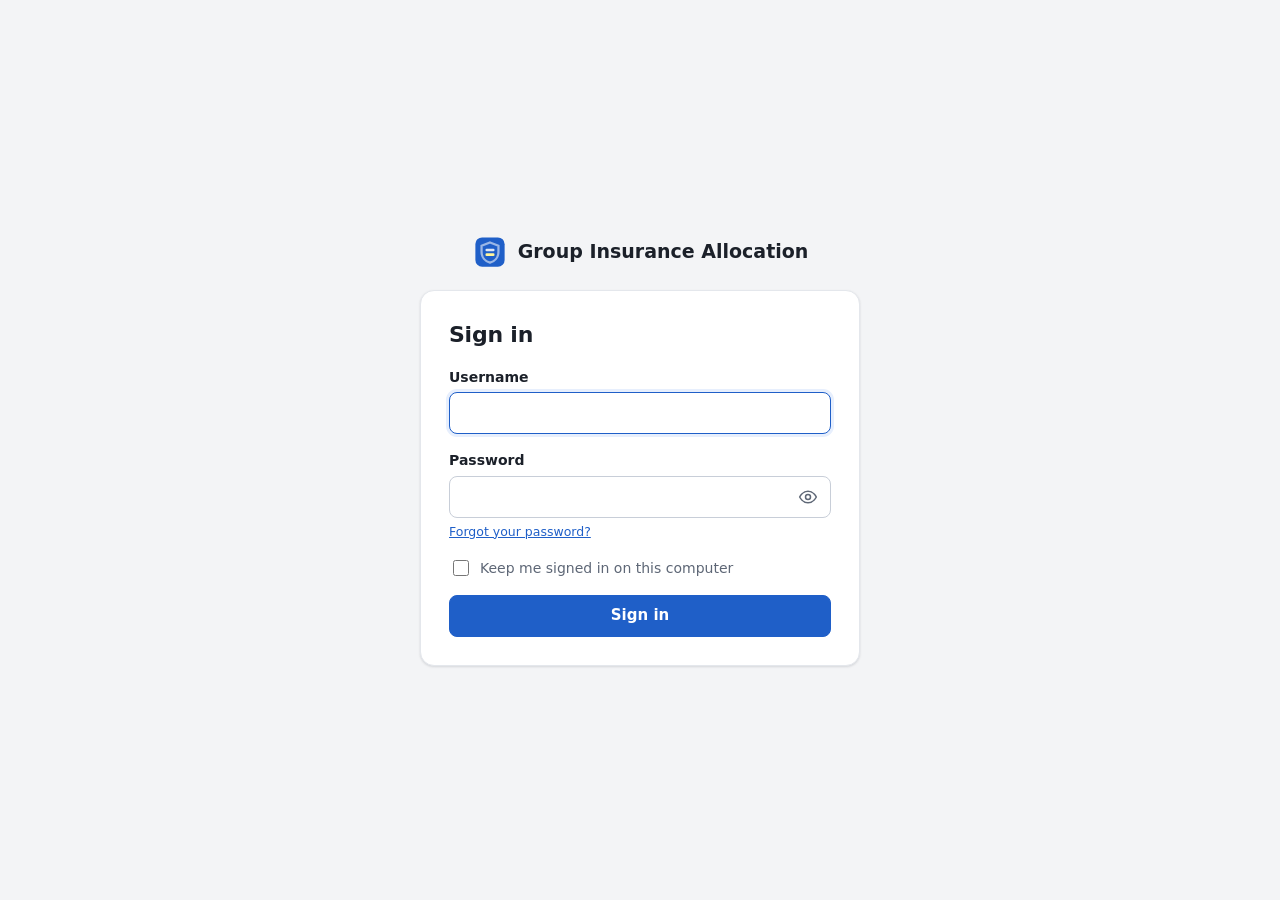
<file: index.html>
<!doctype html>
<html lang="en">
<head>
  <meta charset="utf-8">
  <meta name="viewport" content="width=device-width, initial-scale=1">
  <meta http-equiv="Content-Security-Policy" content="default-src 'none'; script-src 'self'; style-src 'self'; img-src 'self' data:; connect-src 'self'; object-src 'none'; base-uri 'none'; form-action 'none'; frame-src 'none'; worker-src 'none'; manifest-src 'none'; require-trusted-types-for 'script'; trusted-types 'none'; upgrade-insecure-requests">
  <meta name="referrer" content="no-referrer">
  <meta name="robots" content="noindex">
  <title>Sign in · Group Insurance Allocation</title>
  <link rel="icon" href="assets/favicon.svg?v=d21e555d9b2d" type="image/svg+xml">
  <link rel="stylesheet" href="assets/styles.css?v=d21e555d9b2d">
  <script type="module" src="assets/signin.js?v=d21e555d9b2d"></script>
</head>
<body class="signin-page">
  <main class="signin">
    <div class="brand brand-lg">
      <svg viewBox="0 0 32 32" aria-hidden="true"><rect class="bm-bg" x="3" y="3" width="26" height="26" rx="6"/><path class="bm-line" d="M16 7.5l7.5 3v5.5c0 4.6-3.2 8.2-7.5 9.5-4.3-1.3-7.5-4.9-7.5-9.5v-5.5z"/><rect class="bm-cell" x="12" y="13" width="8" height="2.4" rx="1"/><rect class="bm-cell bm-hot" x="12" y="17.2" width="8" height="2.4" rx="1"/></svg>
      <span>Group Insurance Allocation</span>
    </div>
    <form id="signin-form" class="card signin-card" novalidate>
      <h1>Sign in</h1>
      <label class="field">
        <span>Username</span>
        <input id="username" name="username" autocomplete="username" autocapitalize="none" spellcheck="false" maxlength="40" required>
      </label>
      <label class="field">
        <span>Password</span>
        <span class="password-wrap">
          <input id="password" name="password" type="password" autocomplete="current-password" required>
          <button id="peek" class="peek-btn" type="button" aria-label="Hold to show the password" title="Hold to show the password">
            <svg viewBox="0 0 24 24" aria-hidden="true"><path class="eye" d="M2 12s3.6-7 10-7 10 7 10 7-3.6 7-10 7S2 12 2 12z"/><circle class="eye" cx="12" cy="12" r="3"/><path class="slash" d="M4 4l16 16"/></svg>
          </button>
        </span>
        <small><a href="password.html">Forgot your password?</a></small>
      </label>
      <label class="check"><input id="remember" type="checkbox"> Keep me signed in on this computer</label>
      <p id="message" class="form-message" role="alert" hidden></p>
      <button id="submit" class="btn btn-primary btn-block" type="submit">Sign in</button>
    </form>
  </main>
</body>
</html>
</file>
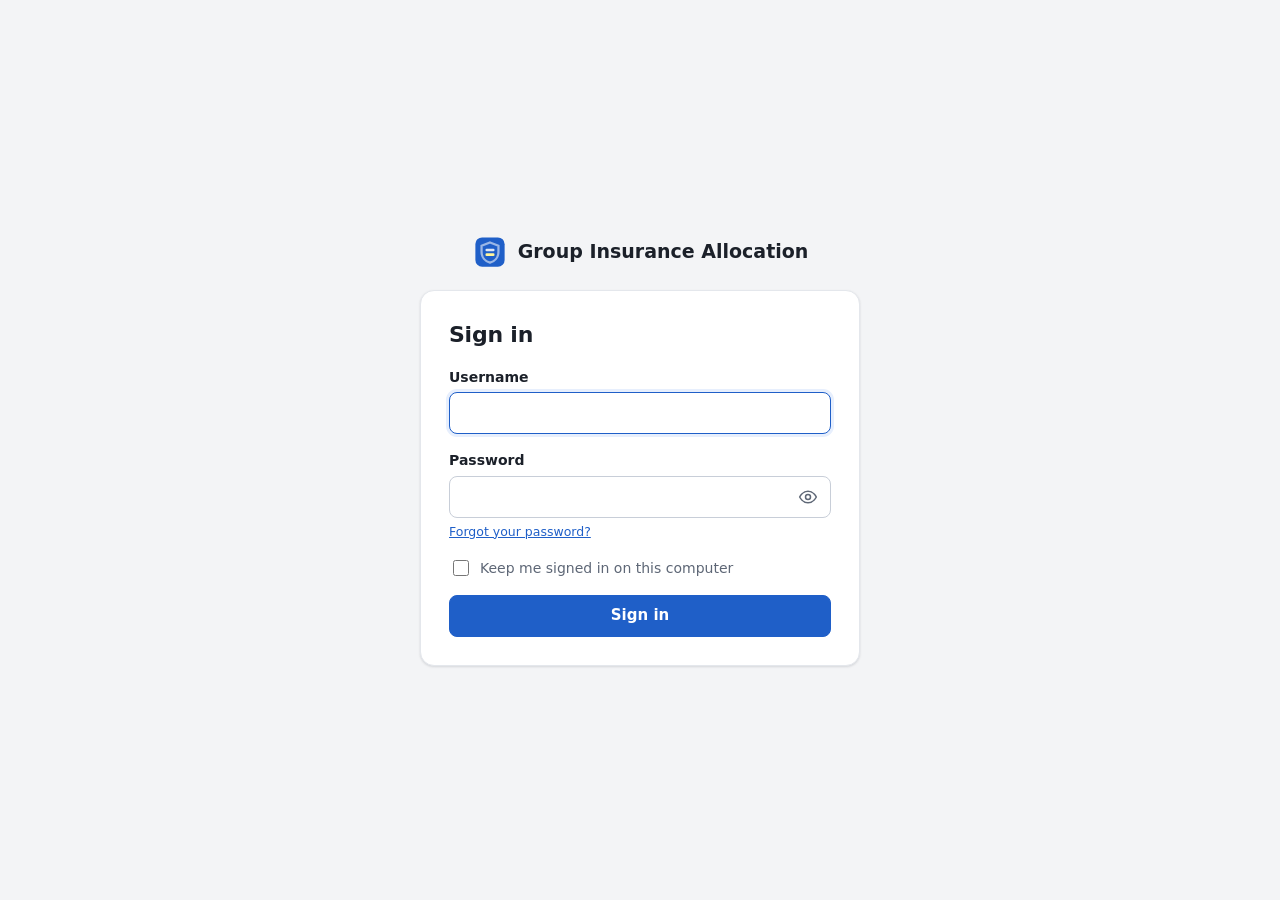
<file: app.html>
<!doctype html>
<html lang="en">
<head>
  <meta charset="utf-8">
  <meta name="viewport" content="width=device-width, initial-scale=1">
  <!-- blob: is for the app itself, which is decrypted here and run from blob: addresses. -->
  <meta http-equiv="Content-Security-Policy" content="default-src 'none'; script-src 'self' blob:; style-src 'self'; img-src 'self' data:; connect-src 'self'; object-src 'none'; base-uri 'none'; form-action 'none'; frame-src 'none'; worker-src 'none'; manifest-src 'none'; require-trusted-types-for 'script'; trusted-types 'none'; upgrade-insecure-requests">
  <meta name="referrer" content="no-referrer">
  <meta name="robots" content="noindex">
  <title>Group Insurance Allocation</title>
  <link rel="icon" href="assets/favicon.svg?v=d21e555d9b2d" type="image/svg+xml">
  <link rel="stylesheet" href="assets/styles.css?v=d21e555d9b2d">
  <script type="module" src="assets/app-host.js?v=d21e555d9b2d"></script>
</head>
<body>
  <header class="topbar">
    <span class="brand">
      <svg viewBox="0 0 32 32" aria-hidden="true"><rect class="bm-bg" x="3" y="3" width="26" height="26" rx="6"/><path class="bm-line" d="M16 7.5l7.5 3v5.5c0 4.6-3.2 8.2-7.5 9.5-4.3-1.3-7.5-4.9-7.5-9.5v-5.5z"/><rect class="bm-cell" x="12" y="13" width="8" height="2.4" rx="1"/><rect class="bm-cell bm-hot" x="12" y="17.2" width="8" height="2.4" rx="1"/></svg>
      <span>Group Insurance Allocation</span>
    </span>
    <div id="user" class="user" hidden>
      <span id="user-name" class="user-name"></span>
      <a id="change-password" class="btn btn-ghost btn-sm" href="password.html">Change password</a>
      <a class="btn btn-ghost btn-sm" href="index.html?signout=1">Sign out</a>
    </div>
  </header>

  <div id="notices" class="notices" aria-live="polite"></div>
  <div id="app"><p class="loading">Opening…</p></div>
</body>
</html>
</file>
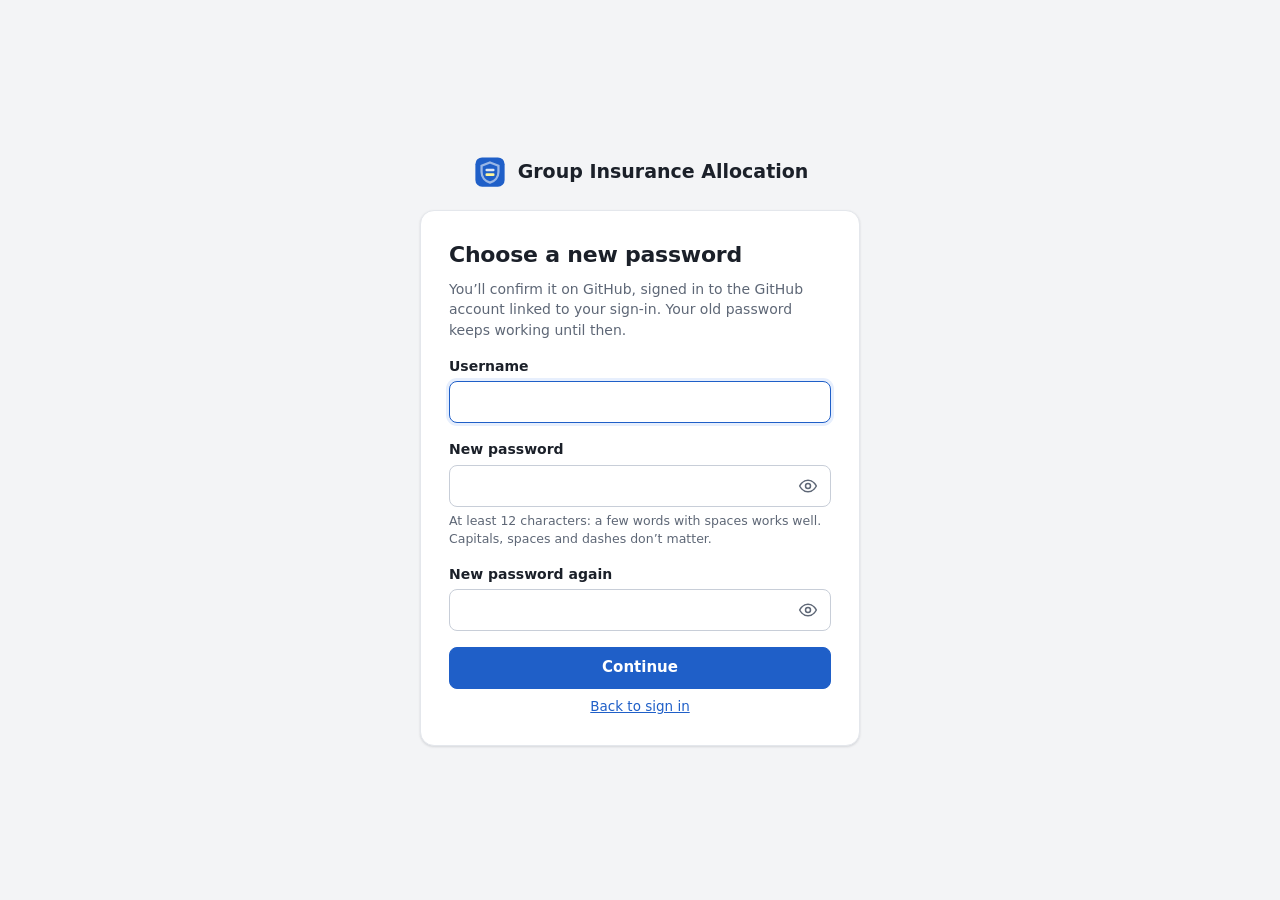
<file: password.html>
<!doctype html>
<html lang="en">
<head>
  <meta charset="utf-8">
  <meta name="viewport" content="width=device-width, initial-scale=1">
  <meta http-equiv="Content-Security-Policy" content="default-src 'none'; script-src 'self'; style-src 'self'; img-src 'self' data:; connect-src 'self'; object-src 'none'; base-uri 'none'; form-action 'none'; frame-src 'none'; worker-src 'none'; manifest-src 'none'; require-trusted-types-for 'script'; trusted-types 'none'; upgrade-insecure-requests">
  <meta name="referrer" content="no-referrer">
  <meta name="robots" content="noindex">
  <title>Choose a new password · Group Insurance Allocation</title>
  <link rel="icon" href="assets/favicon.svg?v=d21e555d9b2d" type="image/svg+xml">
  <link rel="stylesheet" href="assets/styles.css?v=d21e555d9b2d">
  <script type="module" src="assets/password.js?v=d21e555d9b2d"></script>
</head>
<body class="signin-page">
  <main class="signin">
    <div class="brand brand-lg">
      <svg viewBox="0 0 32 32" aria-hidden="true"><rect class="bm-bg" x="3" y="3" width="26" height="26" rx="6"/><path class="bm-line" d="M16 7.5l7.5 3v5.5c0 4.6-3.2 8.2-7.5 9.5-4.3-1.3-7.5-4.9-7.5-9.5v-5.5z"/><rect class="bm-cell" x="12" y="13" width="8" height="2.4" rx="1"/><rect class="bm-cell bm-hot" x="12" y="17.2" width="8" height="2.4" rx="1"/></svg>
      <span>Group Insurance Allocation</span>
    </div>
    <form id="password-form" class="card signin-card" novalidate>
      <h1>Choose a new password</h1>
      <p class="muted">You’ll confirm it on GitHub, signed in to the GitHub account linked to your sign-in. Your old password keeps working until then.</p>
      <label class="field">
        <span>Username</span>
        <input id="username" name="username" autocomplete="username" autocapitalize="none" spellcheck="false" maxlength="40" required>
      </label>
      <label class="field">
        <span>New password</span>
        <span class="password-wrap">
          <input id="new-password" type="password" autocomplete="new-password" required>
          <button id="peek-new" class="peek-btn" type="button" aria-label="Hold to show the password" title="Hold to show the password">
            <svg viewBox="0 0 24 24" aria-hidden="true"><path class="eye" d="M2 12s3.6-7 10-7 10 7 10 7-3.6 7-10 7S2 12 2 12z"/><circle class="eye" cx="12" cy="12" r="3"/><path class="slash" d="M4 4l16 16"/></svg>
          </button>
        </span>
        <small>At least 12 characters: a few words with spaces works well. Capitals, spaces and dashes don’t matter.</small>
      </label>
      <label class="field">
        <span>New password again</span>
        <span class="password-wrap">
          <input id="new-password-again" type="password" autocomplete="new-password" required>
          <button id="peek-again" class="peek-btn" type="button" aria-label="Hold to show the password" title="Hold to show the password">
            <svg viewBox="0 0 24 24" aria-hidden="true"><path class="eye" d="M2 12s3.6-7 10-7 10 7 10 7-3.6 7-10 7S2 12 2 12z"/><circle class="eye" cx="12" cy="12" r="3"/><path class="slash" d="M4 4l16 16"/></svg>
          </button>
        </span>
      </label>
      <p id="message" class="form-message" role="alert" hidden></p>
      <button id="submit" class="btn btn-primary btn-block" type="submit">Continue</button>
      <p class="signin-alt"><a id="back" href="index.html">Back to sign in</a></p>
    </form>
    <section id="confirm" class="card signin-card" hidden aria-labelledby="confirm-title">
      <h1 id="confirm-title">Confirm it on GitHub</h1>
      <ol class="plain-list">
        <li>Open GitHub. If it asks, sign in to the GitHub account linked to <strong id="confirm-user"></strong>.</li>
        <li>Click <strong>Create</strong> (or <strong>Submit new issue</strong>). The issue holds only your new password, sealed so only the website can open it.</li>
      </ol>
      <a id="github-link" class="btn btn-primary btn-block" target="_blank" rel="noopener noreferrer">Open GitHub to confirm</a>
      <p id="wait" class="muted small" aria-live="polite">Keep this page open: it tells you when your new password works, usually a minute or two after you submit.</p>
      <p class="signin-alt"><a href="password.html">Start again</a></p>
    </section>
    <section id="done" class="card signin-card" hidden>
      <h1>Your password has been changed</h1>
      <p>Sign in with your new password. The old one doesn’t work any more.</p>
      <a class="btn btn-primary btn-block" href="index.html">Sign in</a>
    </section>
    <section id="off" class="card signin-card" hidden>
      <h1>Choose a new password</h1>
      <p>Choosing a new password on the website isn’t switched on yet.</p>
      <a class="btn btn-block" href="index.html">Back to sign in</a>
    </section>
  </main>
</body>
</html>
</file>
<file: assets/styles.css>
/* Group Insurance Allocation: the website's stylesheet (the same look as the other NZOSL sites). */

:root {
  --bg: #f3f4f6;
  --surface: #ffffff;
  --head: #f8f9fb;
  --hover: #f5f7fa;
  --line: #e4e7ec;
  --line-strong: #c8ced8;
  --text: #1b2029;
  --muted: #5e6776;
  --faint: #8b93a1;
  --accent: #1f5fc8;
  --accent-hover: #194fa8;
  --accent-weak: #e7effd;
  --accent-text: #ffffff;
  --danger: #b4231a;
  --danger-bg: #fdeceb;
  --warn: #8a5800;
  --warn-bg: #fff4d9;
  --ok: #0d7653;
  --ok-bg: #e1f4ec;
  --info-bg: #eaf1fd;
  --yellow: #fff59a;
  --balancing: #f8f9fb;
  --shadow: 0 1px 2px rgba(16, 24, 40, 0.05), 0 1px 3px rgba(16, 24, 40, 0.08);
  --shadow-lg: 0 12px 32px rgba(16, 24, 40, 0.16);
  --radius: 14px;
  color-scheme: light;
}

@media (prefers-color-scheme: dark) {
  :root:not([data-theme="light"]) {
    --bg: #0e1116;
    --surface: #161a20;
    --head: #1b2028;
    --hover: #1d222a;
    --line: #2a303a;
    --line-strong: #3b4350;
    --text: #e7eaef;
    --muted: #a3abb8;
    --faint: #7c8594;
    --accent: #6ea3ff;
    --accent-hover: #8db7ff;
    --accent-weak: #1b2a43;
    --accent-text: #0b1222;
    --danger: #ff8d84;
    --danger-bg: #3a1c1a;
    --warn: #f0c35a;
    --warn-bg: #352b12;
    --ok: #5fd3a7;
    --ok-bg: #12302a;
    --info-bg: #17243a;
    --yellow: #5a5314;
    --balancing: #1a1e25;
    --shadow: 0 1px 2px rgba(0, 0, 0, 0.4);
    --shadow-lg: 0 12px 32px rgba(0, 0, 0, 0.5);
    color-scheme: dark;
  }
}

:root[data-theme="dark"] {
  --bg: #0e1116;
  --surface: #161a20;
  --head: #1b2028;
  --hover: #1d222a;
  --line: #2a303a;
  --line-strong: #3b4350;
  --text: #e7eaef;
  --muted: #a3abb8;
  --faint: #7c8594;
  --accent: #6ea3ff;
  --accent-hover: #8db7ff;
  --accent-weak: #1b2a43;
  --accent-text: #0b1222;
  --danger: #ff8d84;
  --danger-bg: #3a1c1a;
  --warn: #f0c35a;
  --warn-bg: #352b12;
  --ok: #5fd3a7;
  --ok-bg: #12302a;
  --info-bg: #17243a;
  --yellow: #5a5314;
  --balancing: #1a1e25;
  --shadow: 0 1px 2px rgba(0, 0, 0, 0.4);
  --shadow-lg: 0 12px 32px rgba(0, 0, 0, 0.5);
  color-scheme: dark;
}

*, *::before, *::after { box-sizing: border-box; }

html, body { margin: 0; }

body {
  background: var(--bg);
  color: var(--text);
  font: 14px/1.45 system-ui, -apple-system, "Segoe UI", Roboto, "Helvetica Neue", Arial, sans-serif;
  -webkit-font-smoothing: antialiased;
}

button, input, select { font: inherit; color: inherit; }

[hidden] { display: none !important; }

.muted { color: var(--muted); }

a { color: var(--accent); }
a:hover { color: var(--accent-hover); }

h1, h2, h3 { letter-spacing: -0.01em; }

/* ------------------------------------------------------------------ brand */

.topbar {
  display: flex;
  align-items: center;
  justify-content: space-between;
  gap: 8px 16px;
  min-height: 60px;
  padding: 8px 16px;
  background: var(--surface);
  border-bottom: 1px solid var(--line);
}
.user { display: flex; align-items: center; gap: 4px; min-width: 0; }
.user-name { margin-right: 6px; font-weight: 600; overflow: hidden; text-overflow: ellipsis; white-space: nowrap; }

.brand {
  display: inline-flex;
  align-items: center;
  gap: 10px;
  font-weight: 650;
  line-height: 1.25;
}
.brand svg { width: 28px; height: 28px; flex: none; }
.bm-bg { fill: var(--accent); }
.bm-line { stroke: var(--accent-text); stroke-width: 2; opacity: 0.55; fill: none; }
.bm-cell { fill: var(--accent-text); opacity: 0.85; }
.bm-hot { fill: var(--yellow); opacity: 1; }
.brand-lg { font-size: 19px; text-align: center; }
.brand-lg svg { width: 36px; height: 36px; }

/* ---------------------------------------------------------------- buttons */

.btn {
  display: inline-flex;
  align-items: center;
  justify-content: center;
  gap: 6px;
  height: 36px;
  padding: 0 14px;
  border: 1px solid var(--line-strong);
  border-radius: 8px;
  background: var(--surface);
  color: var(--text);
  font-weight: 550;
  text-decoration: none;
  cursor: pointer;
  transition: background 0.15s, border-color 0.15s, box-shadow 0.15s;
}
.btn:hover { background: var(--hover); }
.btn:focus-visible { outline: 2px solid var(--accent); outline-offset: 2px; }
.btn:disabled { opacity: 0.55; cursor: default; }
.btn-primary { background: var(--accent); border-color: var(--accent); color: var(--accent-text); }
.btn-primary:hover { background: var(--accent-hover); border-color: var(--accent-hover); color: var(--accent-text); }
.btn-ghost { border-color: transparent; background: transparent; }
.btn-sm { height: 30px; padding: 0 10px; font-size: 13px; white-space: nowrap; }
.btn-lg { height: 44px; padding: 0 20px; font-size: 15px; }
.btn-block { width: 100%; height: 42px; font-size: 15px; }

/* ------------------------------------------------------------------- page */

.page {
  max-width: 1440px;
  margin: 0 auto;
  padding: 28px 16px 40px;
  display: grid;
  grid-template-columns: minmax(0, 1fr);
  gap: 18px;
}

.intro p { margin: 0; max-width: 760px; font-size: 15px; }
.loading { padding: 48px 16px; text-align: center; color: var(--muted); }
.small { font-size: 12.5px; }

.card {
  background: var(--surface);
  border: 1px solid var(--line);
  border-radius: var(--radius);
  box-shadow: var(--shadow);
}

.step {
  flex: none;
  display: inline-grid;
  place-items: center;
  width: 30px;
  height: 30px;
  border-radius: 999px;
  background: var(--accent-weak);
  color: var(--accent);
  font-weight: 700;
}

/* ----------------------------------------------------------- the two files */

.inputs {
  display: grid;
  grid-template-columns: repeat(auto-fit, minmax(min(100%, 380px), 1fr));
  gap: 18px;
}

.drop {
  display: flex;
  gap: 14px;
  padding: 22px;
  transition: border-color 0.15s, box-shadow 0.15s, background 0.15s;
}
.drop-body { flex: 1; min-width: 0; display: grid; gap: 10px; align-content: start; }
.drop h2 { margin: 3px 0 0; font-size: 18px; }
.drop p { margin: 0; }
.drop-actions { display: flex; flex-wrap: wrap; align-items: center; gap: 10px; }
.drop.over, body.dragging .drop { border-style: dashed; border-color: var(--accent); }
.drop.over { background: var(--accent-weak); box-shadow: 0 0 0 4px var(--accent-weak); }
.drop.loaded .btn-primary { background: var(--surface); border-color: var(--line-strong); color: var(--text); }
.drop.loaded .btn-primary:hover { background: var(--hover); }

.file-input {
  position: absolute;
  width: 1px;
  height: 1px;
  overflow: hidden;
  clip: rect(0 0 0 0);
  white-space: nowrap;
}
.file-input:focus-visible + .drop-actions .btn { outline: 2px solid var(--accent); outline-offset: 2px; }

.drop-status:empty { display: none; }
.file-ok, .file-error, .file-busy {
  display: grid;
  gap: 2px;
  padding: 10px 12px;
  border-radius: 10px;
}
.file-ok { background: var(--ok-bg); }
.file-ok .file-name::before { content: "✓ "; color: var(--ok); font-weight: 700; }
.file-error { background: var(--danger-bg); color: var(--danger); }
.file-busy { background: var(--info-bg); }
.file-name { font-weight: 650; overflow-wrap: anywhere; }
.file-list { display: grid; gap: 8px; margin: 0; padding: 0; list-style: none; }
.file-list:empty { display: none; }
.file-item { grid-template-columns: minmax(0, 1fr) auto; column-gap: 10px; align-items: center; }
.file-item .file-name, .file-item .file-detail { grid-column: 1; }
.file-remove { grid-column: 2; grid-row: 1 / span 2; }
.file-detail { color: var(--muted); font-size: 13px; }
.file-error .file-detail { color: inherit; }

/* ------------------------------------------------------------------ review */

.review { padding: 22px; display: grid; gap: 14px; min-width: 0; }
.review-head { display: flex; gap: 14px; align-items: flex-start; }
.review-head h2 { margin: 3px 0 2px; font-size: 18px; }
.review-head p { margin: 0; }
.review h3 { margin: 10px 0 0; font-size: 15px; }

.settings { display: flex; flex-wrap: wrap; gap: 14px 28px; }
.field { display: grid; gap: 5px; align-content: start; }
.field > span:first-child { font-weight: 600; }
.field small { font-size: 12.5px; }
.field input {
  height: 38px;
  padding: 0 10px;
  border: 1px solid var(--line-strong);
  border-radius: 8px;
  background: var(--surface);
}
.field input:focus { outline: none; border-color: var(--accent); box-shadow: 0 0 0 3px var(--accent-weak); }
.field-value { display: flex; align-items: center; min-height: 38px; font-weight: 600; font-variant-numeric: tabular-nums; }
.h3-note { font-size: 13px; font-weight: 400; }

.table-wrap {
  overflow-x: auto;
  border: 1px solid var(--line);
  border-radius: 10px;
}

.data {
  width: 100%;
  border-collapse: collapse;
  font-variant-numeric: tabular-nums;
}
.data th, .data td {
  padding: 7px 10px;
  border-bottom: 1px solid var(--line);
  text-align: left;
  vertical-align: middle;
  white-space: nowrap;
  font-size: 13px;
}
.data thead th {
  background: var(--head);
  color: var(--muted);
  font-size: 12px;
  font-weight: 600;
}
.data tbody tr:last-child td { border-bottom: 0; }
.data .num { text-align: right; }
.data .wrap { white-space: normal; min-width: 220px; max-width: 380px; }
.data tfoot td { border-top: 1px solid var(--line-strong); border-bottom: 0; font-weight: 650; }
.data .empty { color: var(--faint); }
.data .neg { color: var(--danger); }

/* The Working tab: a tick for each claim. */
.working .tick { width: 1%; }
.tick-label { display: inline-flex; align-items: center; gap: 8px; cursor: pointer; }
.tick-label input { width: 17px; height: 17px; margin: 0; accent-color: var(--accent); cursor: pointer; }
.working tr.out td:not(.tick) { color: var(--faint); }
.working tr.changed td { background: var(--warn-bg); }
.by-agreement {
  padding: 1px 7px;
  border-radius: 999px;
  background: var(--surface);
  color: var(--warn);
  font-size: 11px;
  font-weight: 650;
}
.tag {
  display: inline-block;
  padding: 1px 8px;
  border-radius: 999px;
  font-size: 11.5px;
  font-weight: 650;
}
.tag-usual { background: var(--ok-bg); color: var(--ok); }
.tag-salary { background: var(--head); color: var(--muted); border: 1px solid var(--line); }

/* The journal: lines from the Working tab, lines typed in, then the GL line. */
.journal tbody.added tr td { background: var(--accent-weak); }
.journal tbody.added:not(:empty) { border-top: 2px solid var(--accent); }
.journal tr.balancing td { background: var(--balancing); font-weight: 650; }
.journal .row-actions { width: 1%; text-align: right; }
.cell-input {
  height: 30px;
  padding: 0 7px;
  border: 1px solid var(--line-strong);
  border-radius: 6px;
  background: var(--surface);
  font-size: 13px;
}
.cell-input::placeholder { color: var(--faint); }
.cell-input:focus { outline: none; border-color: var(--accent); box-shadow: 0 0 0 3px var(--accent-weak); }
.cell-input.bad { border-color: var(--danger); background: var(--danger-bg); }
.cell-text { width: 118px; text-transform: uppercase; }
.cell-amount { width: 92px; text-align: right; }
.cell-code { width: 92px; }
.cell-wide { width: 260px; }
.cell-text::placeholder { text-transform: none; }
.table-actions { display: flex; flex-wrap: wrap; gap: 8px; margin-top: -4px; }

.visually-hidden {
  position: absolute;
  width: 1px;
  height: 1px;
  overflow: hidden;
  clip: rect(0 0 0 0);
  white-space: nowrap;
}

/* ------------------------------------------------------------------ notes */

.notes { display: grid; gap: 8px; margin: 0; padding: 0; list-style: none; }
.notes:empty { display: none; }
.note {
  display: flex;
  gap: 10px;
  padding: 9px 12px;
  border-radius: 10px;
}
.note::before { flex: none; font-weight: 700; }
.note-warn { background: var(--warn-bg); }
.note-warn::before { content: "!"; color: var(--warn); }
.note-info { background: var(--info-bg); }
.note-info::before { content: "i"; color: var(--accent); font-style: italic; font-family: Georgia, serif; }

.notices { max-width: 1440px; margin: 20px auto -8px; padding: 0 16px; display: grid; gap: 8px; }
.notices:empty { display: none; }
.notice { display: flex; flex-wrap: wrap; align-items: center; gap: 8px 12px; padding: 10px 14px; border-radius: 10px; }
.notice-text { flex: 1 1 320px; }
.notice-error { background: var(--danger-bg); color: var(--danger); }
.notice-warn { background: var(--warn-bg); }
.notice-warn strong { color: var(--warn); }
.notice-info { background: var(--info-bg); }
.notice-ok { background: var(--ok-bg); color: var(--ok); }

/* ---------------------------------------------------------------- download */

.download-bar {
  display: flex;
  flex-wrap: wrap;
  align-items: center;
  justify-content: space-between;
  gap: 12px 20px;
  margin-top: 6px;
  padding-top: 16px;
  border-top: 1px solid var(--line);
}
.summary { margin: 0; color: var(--muted); }
.summary strong { color: var(--text); }
.summary .agreed { color: var(--warn); font-weight: 600; }
.download-bar .btn { max-width: 100%; white-space: normal; text-align: center; }
.form-message { margin: 0; padding: 10px 12px; border-radius: 8px; background: var(--danger-bg); color: var(--danger); }

.foot { display: grid; gap: 4px; font-size: 13px; text-align: center; }
.foot p { margin: 0; }

/* ------------------------------------------------------- sign-in pages */

.signin-page { min-height: 100vh; display: grid; place-items: center; padding: 24px 16px; }
.signin { width: 100%; max-width: 440px; display: grid; gap: 20px; justify-items: center; }
.signin-card { width: 100%; padding: 28px; display: grid; gap: 16px; }
.signin-card h1 { margin: 0; font-size: 22px; }
.signin-card > p { margin: -8px 0 0; }
.signin .field input { height: 42px; padding: 0 12px; }
.signin .field small { color: var(--muted); }
.signin-alt { margin: 0; text-align: center; font-size: 13.5px; }
.plain-list { margin: 0; padding-left: 18px; display: grid; gap: 4px; }
.check { display: flex; align-items: center; gap: 8px; color: var(--muted); }
.check input { width: 16px; height: 16px; accent-color: var(--accent); }
#status-actions { display: grid; gap: 8px; }
#status-actions:empty { display: none; }

.password-wrap { position: relative; display: block; }
.password-wrap input { width: 100%; padding-right: 46px !important; }
.peek-btn {
  position: absolute;
  top: 50%;
  right: 6px;
  transform: translateY(-50%);
  display: grid;
  place-items: center;
  width: 34px;
  height: 34px;
  border: 0;
  border-radius: 6px;
  background: transparent;
  color: var(--muted);
  cursor: pointer;
  touch-action: none;
  user-select: none;
  -webkit-user-select: none;
  -webkit-touch-callout: none;
}
.peek-btn:hover { background: var(--hover); color: var(--text); }
.peek-btn:focus-visible { outline: 2px solid var(--accent); outline-offset: 1px; }
.peek-btn svg { width: 20px; height: 20px; fill: none; stroke: currentColor; stroke-width: 1.8; stroke-linecap: round; stroke-linejoin: round; }
.peek-btn .slash { display: none; }
.peek-btn.showing { background: var(--accent-weak); color: var(--accent); }
.peek-btn.showing .slash { display: inline; }

.dialog {
  width: min(460px, calc(100vw - 32px));
  max-height: calc(100vh - 48px);
  padding: 0;
  border: 1px solid var(--line);
  border-radius: 14px;
  background: var(--surface);
  color: var(--text);
  box-shadow: var(--shadow-lg);
}
.dialog::backdrop { background: rgba(10, 14, 20, 0.45); }
.dialog-body { padding: 22px; display: grid; gap: 14px; }
.dialog-body h2 { margin: 0; font-size: 19px; }
.dialog-body p { margin: 0; }
.dialog-actions { display: flex; justify-content: flex-end; gap: 8px; }

@media (max-width: 640px) {
  .page { padding-top: 20px; }
  .drop, .review { padding: 16px; }
  .step { width: 26px; height: 26px; font-size: 13px; }
  .topbar { flex-wrap: wrap; }
  .topbar .brand { font-size: 14px; }
  .user { margin-left: auto; }
  .user-name { display: none; }
  .signin-card { padding: 22px; }
}

/* -------------------------------------------------- Group Insurance Allocation */

/* The files: one row for each kind, with what's been added. */
.slots { display: grid; gap: 10px; margin: 2px 0 0; padding: 0; list-style: none; }
.slot {
  display: grid;
  gap: 8px;
  padding: 12px 14px;
  border: 1px solid var(--line);
  border-radius: 12px;
  background: var(--head);
  transition: border-color 0.15s, background 0.15s;
}
.slot.loaded { background: var(--surface); }
.slot.over, body.dragging .slot.over { border-color: var(--accent); background: var(--accent-weak); }
.slot-head { display: flex; align-items: center; gap: 12px; }
.slot-text { flex: 1; min-width: 0; display: grid; gap: 2px; }
.slot-mark {
  flex: none;
  display: inline-grid;
  place-items: center;
  width: 24px;
  height: 24px;
  border: 2px solid var(--line-strong);
  border-radius: 999px;
  color: var(--ok);
  font-size: 13px;
  font-weight: 800;
}
.slot-mark.done { border-color: var(--ok); background: var(--ok-bg); }
.slot-files { display: grid; gap: 6px; padding-left: 36px; }
.slot .btn { flex: none; }
.small { font-size: 12.5px; }

/* Settings. */
.select {
  height: 38px;
  padding: 0 10px;
  border: 1px solid var(--line-strong);
  border-radius: 8px;
  background: var(--surface);
  min-width: 160px;
}
.select:focus { outline: none; border-color: var(--accent); box-shadow: 0 0 0 3px var(--accent-weak); }
.settings .field { max-width: 520px; }
fieldset.field { margin: 0; padding: 0; border: 0; min-width: 0; }
fieldset.field legend { padding: 0; margin-bottom: 5px; font-weight: 600; }
.split-boxes { display: flex; flex-wrap: wrap; align-items: center; gap: 8px 14px; }
.split-boxes label { display: inline-flex; align-items: center; gap: 6px; }
.split-boxes label > span:first-child { color: var(--muted); font-weight: 600; }
.percent { display: inline-flex; align-items: center; gap: 4px; color: var(--muted); }
.percent input { color: var(--text); }
.cell-percent { width: 74px; text-align: right; }

.more { border: 1px solid var(--line); border-radius: 10px; background: var(--head); }
.more > summary { padding: 10px 14px; cursor: pointer; font-weight: 600; color: var(--muted); }
.more[open] > summary { border-bottom: 1px solid var(--line); }
.more-grid {
  display: grid;
  grid-template-columns: repeat(auto-fill, minmax(min(100%, 260px), 1fr));
  gap: 12px 18px;
  padding: 14px;
}
.more-grid .field span { font-weight: 550; font-size: 13px; }
.more-grid input { width: 100%; }

/* The invoices: a column each, in boxes. */
.invoices { width: auto; min-width: min(100%, 560px); }
.invoices th[scope="row"] { color: var(--muted); font-weight: 600; background: var(--head); padding-right: 28px; }
.invoices thead th { text-align: right; }
.invoices .total-row th, .invoices .total-row td { border-top: 1px solid var(--line-strong); }
.invoices .cell-amount { width: 120px; }
.invoices .cell-code { width: 120px; text-transform: uppercase; }
.invoice-check { white-space: normal; max-width: 320px; text-align: right; }
.ok-text { color: var(--ok); font-weight: 600; }
.bad-text { color: var(--danger); }

/* Locations, people and journals. */
.data td.strong { font-weight: 650; }
.table-tall { max-height: 560px; overflow: auto; }
.table-tall thead th { position: sticky; top: 0; z-index: 1; }
.check-inline { margin: -4px 0 0; font-size: 13px; }
.cell-select { height: 30px; padding: 0 6px; min-width: 104px; }
.people .match { color: var(--muted); }
.people tr.row-warn td { background: var(--warn-bg); }
.people tr.row-error td { background: var(--danger-bg); }
.people tr.row-error .match { color: var(--danger); font-weight: 600; }
.people tr.row-warn .match { color: var(--warn); font-weight: 600; }
.people tr.row-changed td { background: var(--accent-weak); }
.people tr.row-info .match { color: var(--text); }
#journals { display: grid; gap: 12px; min-width: 0; }
#journals:empty { display: none; }
#journals h3 { margin-top: 10px; }
.journal-meta { margin: -8px 0 0; }
.journal tr.balancing td { background: var(--balancing); font-weight: 650; }
.drop-status { display: grid; gap: 6px; }

@media (max-width: 640px) {
  .drop { gap: 10px; }
  .slot { padding: 10px; }
  .slot-head { flex-wrap: wrap; gap: 8px 10px; }
  .slot-text { flex: 1 1 calc(100% - 40px); }
  .slot-head .btn { margin-left: 34px; }
  .slot-files { padding-left: 0; }
  .split-boxes { gap: 8px; }
}
</file>
